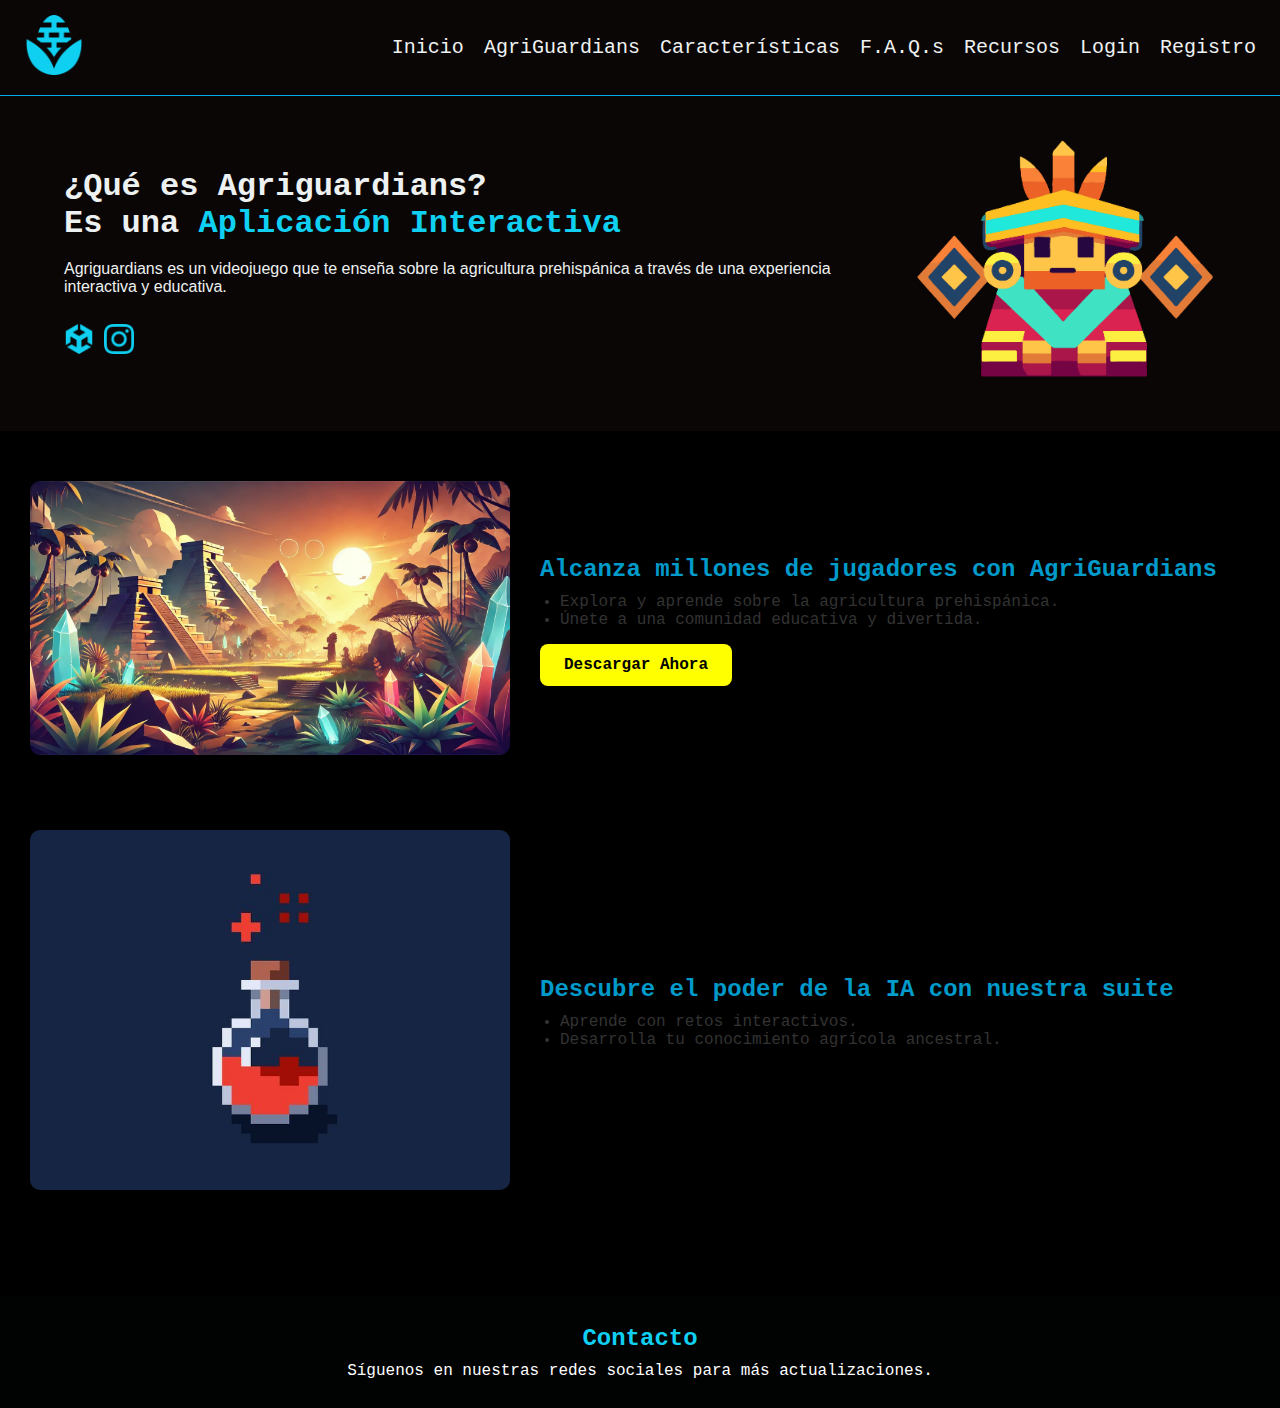
<file: index.html>
<!DOCTYPE html>
<html lang="es">
<head>
  <meta charset="UTF-8" />
  <meta name="viewport" content="width=device-width, initial-scale=1.0" />
  <title>Agriguardians - Estilo Prehispánico</title>
  <link rel="stylesheet" href="styles.css" />
</head>
<body>
  <header class="hero" id="back">
    <nav class="nav-menu">
      <div class="container-logo">
        <img src="./assets/icons/maiz.png" alt="Logo" />
      </div>
      <!-- Ícono hamburguesa -->
    <div class="menu-toggle" id="menu-toggle">
        ☰
      </div>

      <div class="container-navegation" id="nav-links">
        <ul>
          <li><a href="#inicio">Inicio</a></li>
          <li><a href="#agriguardians">AgriGuardians</a></li>
          <li><a href="#caracteristicas">Características</a></li>
          <li><a href="#faqs">F.A.Q.s</a></li>
          <li><a href="#recursos">Recursos</a></li>
          <li><a href="./login.html">Login</a></li>
          <li><a href="./register.html">Registro</a></li>
        </ul>
      </div>
    </nav>
  </header>

  <main>
    <section id="home" class="main-home">
      <div class="home-descript">
        <h3>¿Qué es Agriguardians?</h3>
        <h3>Es una <strong>Aplicación Interactiva</strong></h3>
        <br />
        <p>
          Agriguardians es un videojuego que te enseña sobre la agricultura
          prehispánica a través de una experiencia interactiva y educativa.
        </p>
        <br />
        <div class="descript-social">
          <a href="#"><img src="./assets/icons/unity.png" alt="Linkedin" /></a>
          <a href="#"><img src="./assets/icons/instagram.png" alt="Instagram" /></a>
        </div>
      </div>

      <div class="home-img">
        <img src="./assets/icons/macehual.png" alt="Macehual" />
      </div>
    </section>


    <section class="info-section">
        <div class="info-content">
          <div class="info-img">
            <img src="./assets/img/background.jpeg" alt="Descripción de la imagen" />
          </div>
          <div class="info-text">
            <h2>Alcanza millones de jugadores con AgriGuardians</h2>
            <ul>
              <li>Explora y aprende sobre la agricultura prehispánica.</li>
              <li>Únete a una comunidad educativa y divertida.</li>
            </ul>
            <a href="#" class="btn-download">Descargar Ahora</a>
          </div>
        </div>
      
        <div class="info-content reverse">
          <div class="info-text">
            <h2>Descubre el poder de la IA con nuestra suite</h2>
            <ul>
              <li>Aprende con retos interactivos.</li>
              <li>Desarrolla tu conocimiento agrícola ancestral.</li>
            </ul>
          </div>
          <div class="info-img">
            <img src="./assets/img/poss.jpg" alt="Descripción de la imagen" />
          </div>
        </div>
      </section>
      

  </main>

  <footer class="contact">
    <h2>Contacto</h2>
    <p>Síguenos en nuestras redes sociales para más actualizaciones.</p>
  </footer>
  <script>
    const toggle = document.getElementById('menu-toggle');
    const navLinks = document.getElementById('nav-links');
  
    toggle.addEventListener('click', () => {
      navLinks.classList.toggle('active');
    });
  </script>
  
</body>
</html>
</file>
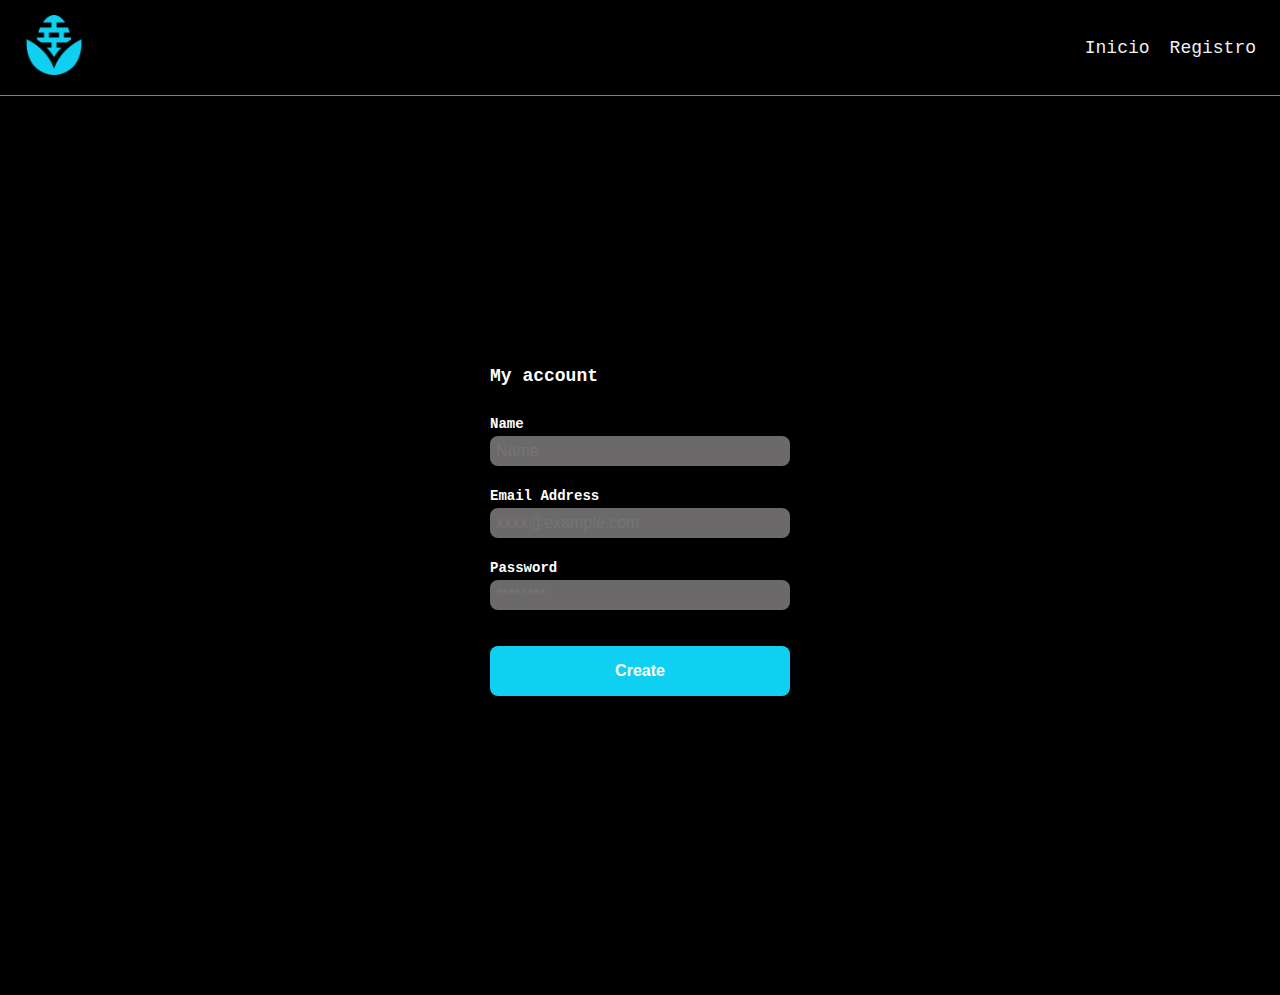
<file: cuenta.html>
<!DOCTYPE html>
<html lang="en">
<head>
    <meta charset="UTF-8">
    <meta name="viewport" content="width=device-width, initial-scale=1.0">
    <link rel="stylesheet" href="styles.css" />
    <link rel="stylesheet" href="./assets/css/cuenta.css">
    <title>Login</title>
</head>
<body>

    <header class="hero" id="back">
        <nav class="nav-menu">
          <div class="container-logo">
            <img src="./assets/icons/maiz.png" alt="Logo" />
          </div>
          <!-- Ícono hamburguesa -->
        <div class="menu-toggle" id="menu-toggle">
            ☰
          </div>
    
          <div class="container-navegation" id="nav-links">
            <ul>
              <li><a href="./index.html">Inicio</a></li>
              <li><a href="./register.html">Registro</a></li>
            </ul>
          </div>
        </nav>
      </header>
    
      <!-- Inicio de Sesión -->

    <!--Contenedor Principal-->
    
    <div class="login">
        <div class="form-container">
            <!-- <img src="./assets/logos/logo.png" alt="logo" class="logo"> -->

            <h1 class="title">My account</h1>

            <form action="/" class="form">
                <div>

                <label for="name" class="label">Name</label>
                <input type="text" id="name" placeholder="Name" class="input input-name">

                <label for="email" class="label">Email Address</label>
                <input type="text" id="email" placeholder="xxxx@example.com" class="input input-email">

                <label for="password" class="label">Password</label>
                <input type="password" id="password" placeholder="********" class="input input-password">

                </div>
                
                <!--Boton-->
                <input type="submit" value="Create" class="primary-button login-button">
                
            </form>
        </div>
    </div>


    <script>
        const toggle = document.getElementById('menu-toggle');
        const navLinks = document.getElementById('nav-links');
      
        toggle.addEventListener('click', () => {
          navLinks.classList.toggle('active');
        });
      </script>
</body>
</html>
</file>
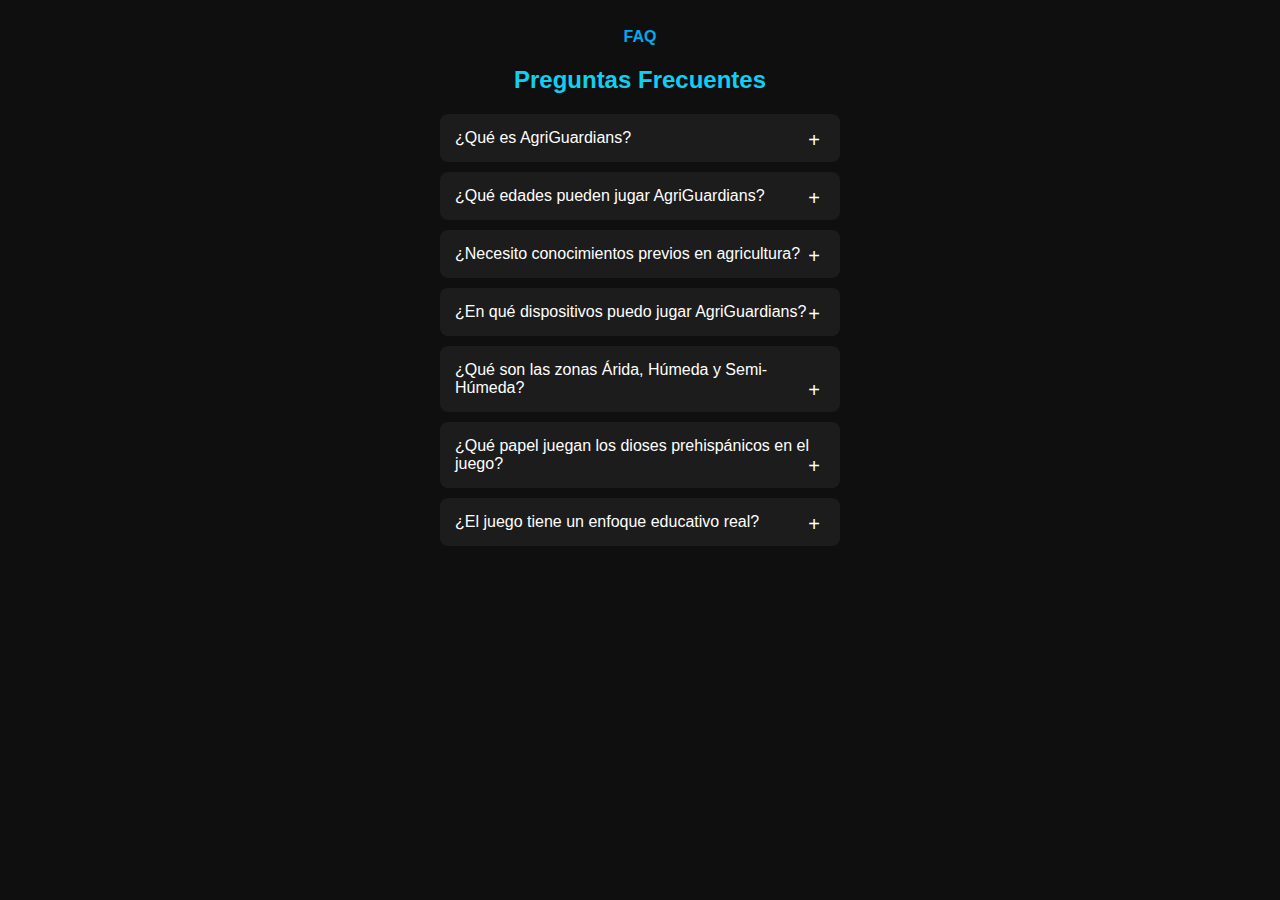
<file: faqs.html>
<!DOCTYPE html>
<html lang="es">
<head>
  <meta charset="UTF-8">
  <meta name="viewport" content="width=device-width, initial-scale=1.0">
  <title>FAQ</title>
  <style>
    body {
      background-color: #0f0f0f;
      color: white;
      font-family: sans-serif;
      padding: 20px;
    }

    h2 {
      text-align: center;
      color: #10d0f2;
    }

    .faq-section {
      max-width: 400px;
      margin: auto;
    }

    .faq-title {
      color: #00abf0;
      text-align: center;
      font-weight: bold;
      margin-bottom: 10px;
    }

    .faq-item {
      background-color: #1c1c1c;
      border-radius: 8px;
      margin: 10px 0;
      padding: 15px;
      cursor: pointer;
      position: relative;
    }

    .faq-item:hover {
      background-color: #2a2a2a;
    }

    .faq-item::after {
      content: '+';
      position: absolute;
      right: 20px;
      font-size: 20px;
    }

    .faq-answer {
      display: none;
      margin-top: 10px;
      color: #ccc;
    }

    .active .faq-answer {
      display: block;
    }

    .active::after {
      content: '-';
    }

    a {
      color: #aaf;
      text-decoration: underline;
    }
  </style>
</head>
<body>

  <div class="faq-section">
    <div class="faq-title">FAQ</div>
    <h2>Preguntas Frecuentes</h2>

    <div class="faq-item" onclick="toggleFAQ(this)">
      ¿Qué es AgriGuardians?
      <div class="faq-answer">
        Es un videojuego educativo interactivo que enseña técnicas de agricultura sostenible a través de una experiencia gamificada inspirada en culturas prehispánicas.
      </div>
    </div>

    <div class="faq-item" onclick="toggleFAQ(this)">
      ¿Qué edades pueden jugar AgriGuardians?
      <div class="faq-answer">
        Está diseñado principalmente para jóvenes de entre 12 y 21 años, aunque cualquier persona interesada puede jugarlo.
      </div>
    </div>

    <div class="faq-item" onclick="toggleFAQ(this)">
      ¿Necesito conocimientos previos en agricultura?
      <div class="faq-answer">
        No, el juego está diseñado para enseñarte desde lo más básico hasta técnicas más avanzadas según tu nivel.
    </div>
  </div>

  <div class="faq-item" onclick="toggleFAQ(this)">
    ¿En qué dispositivos puedo jugar AgriGuardians?
    <div class="faq-answer">
      Actualmente está disponible para computadoras con sistema Windows, y próximamente para Android.
    </div>
  </div>

  <div class="faq-item" onclick="toggleFAQ(this)">
    ¿Qué son las zonas Árida, Húmeda y Semi-Húmeda?
    <div class="faq-answer">
      Representan distintos entornos climáticos donde aprenderás técnicas agrícolas específicas adaptadas a cada uno.
    </div>
  </div>

  <div class="faq-item" onclick="toggleFAQ(this)">
    ¿Qué papel juegan los dioses prehispánicos en el juego?
    <div class="faq-answer">
      Actúan como guías temáticos que enseñan valores ecológicos y prácticas agrícolas ancestrales según la zona.
    </div>
  </div>

  <div class="faq-item" onclick="toggleFAQ(this)">
    ¿El juego tiene un enfoque educativo real?
    <div class="faq-answer">
      Sí, el contenido está basado en investigaciones sobre agricultura prehispánica y adaptado al contexto actual.
    </div>
  </div>

  <script>
    function toggleFAQ(element) {
      element.classList.toggle('active');
    }
  </script>

</body>
</html>
</file>
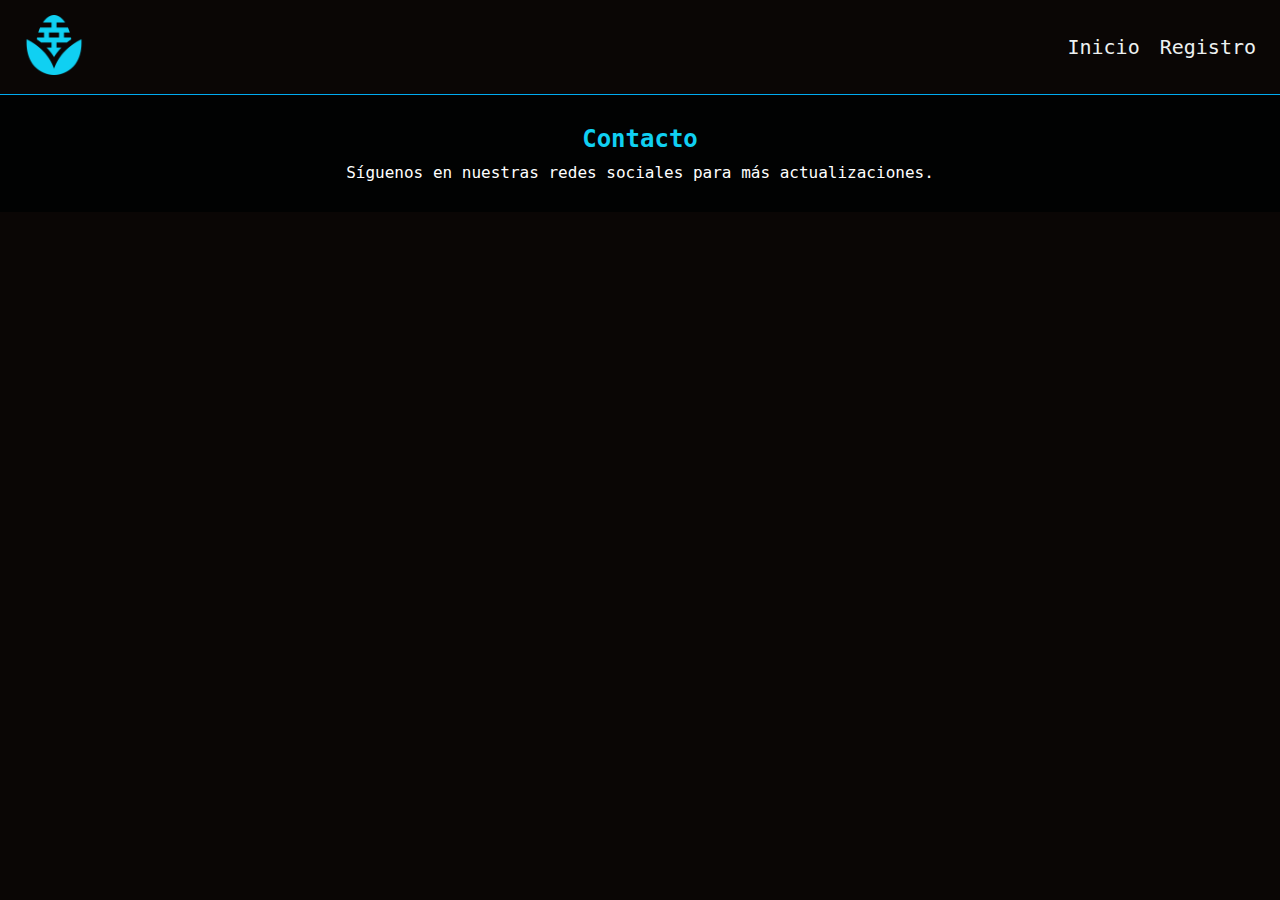
<file: login.html>
<!DOCTYPE html>
<html lang="es">
<head>
  <meta charset="UTF-8" />
  <meta name="viewport" content="width=device-width, initial-scale=1.0" />
  <title>Agriguardians - Estilo Prehispánico</title>
  <link rel="stylesheet" href="styles.css" />
</head>
<body>
  <header class="hero" id="back">
    <nav class="nav-menu">
      <div class="container-logo">
        <img src="./assets/icons/maiz.png" alt="Logo" />
      </div>
      <!-- Ícono hamburguesa -->
    <div class="menu-toggle" id="menu-toggle">
        ☰
      </div>

      <div class="container-navegation" id="nav-links">
        <ul>
          <li><a href="./index.html">Inicio</a></li>
          <li><a href="./register.html">Registro</a></li>
        </ul>
      </div>
    </nav>
  </header>

  <main>
    <section class="signup">
        <div class="container">
            <div class="signup-container">
                <div class="signup-form"></div>
                <div class="signup-image"></div>
            </div>
        </div>
    </section>

  </main>

  <footer class="contact">
    <h2>Contacto</h2>
    <p>Síguenos en nuestras redes sociales para más actualizaciones.</p>
  </footer>
  <script>
    const toggle = document.getElementById('menu-toggle');
    const navLinks = document.getElementById('nav-links');
  
    toggle.addEventListener('click', () => {
      navLinks.classList.toggle('active');
    });
  </script>
  
</body>
</html>
</file>
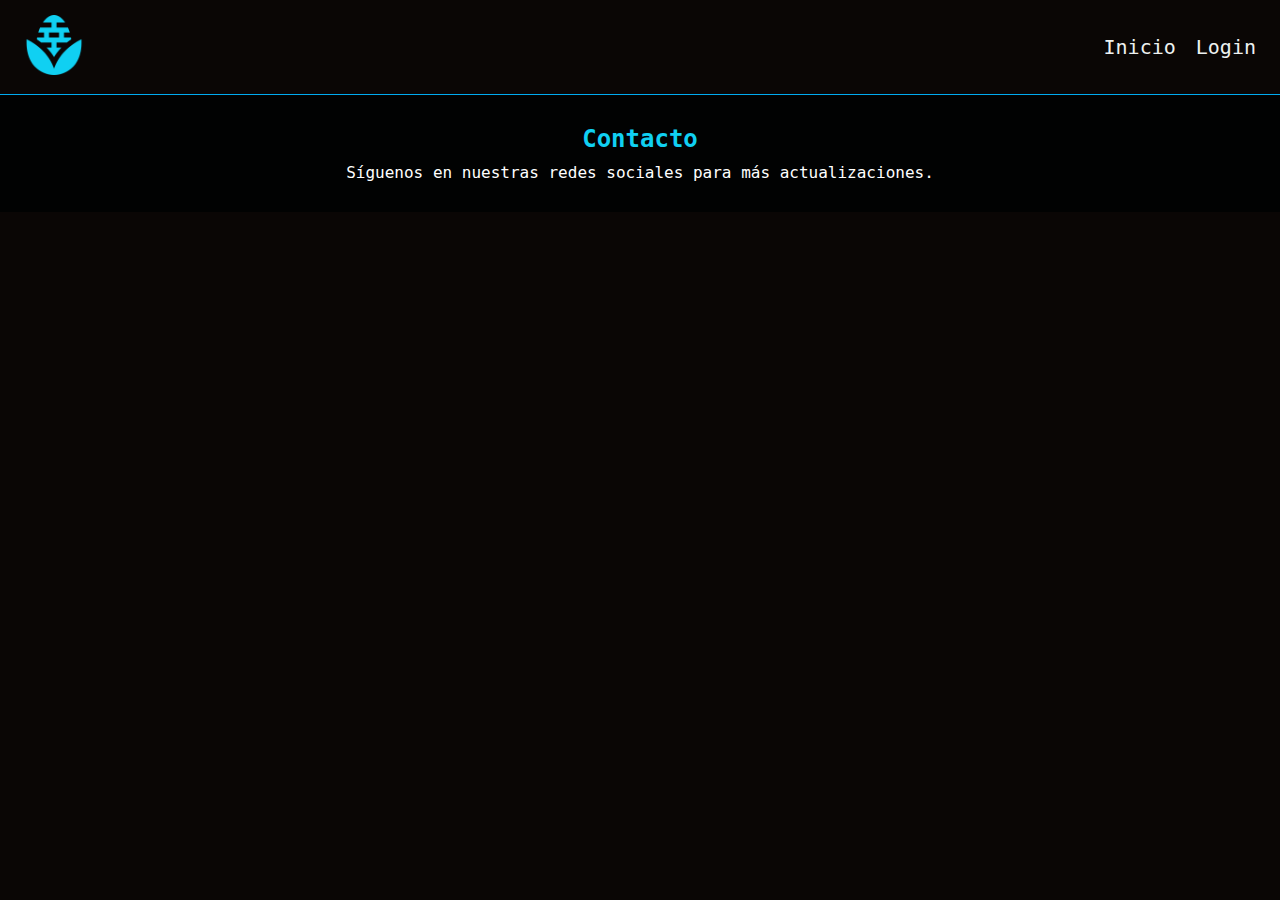
<file: register.html>
<!DOCTYPE html>
<html lang="es">
<head>
  <meta charset="UTF-8" />
  <meta name="viewport" content="width=device-width, initial-scale=1.0" />
  <title>Agriguardians - Estilo Prehispánico</title>
  <link rel="stylesheet" href="styles.css" />
</head>
<body>
  <header class="hero" id="back">
    <nav class="nav-menu">
      <div class="container-logo">
        <img src="./assets/icons/maiz.png" alt="Logo" />
      </div>
      <!-- Ícono hamburguesa -->
    <div class="menu-toggle" id="menu-toggle">
        ☰
      </div>

      <div class="container-navegation" id="nav-links">
        <ul>
          <li><a href="./index.html">Inicio</a></li>
          <li><a href="./login.html">Login</a></li>
        </ul>
      </div>
    </nav>
  </header>

  <main>
    

  </main>

  <footer class="contact">
    <h2>Contacto</h2>
    <p>Síguenos en nuestras redes sociales para más actualizaciones.</p>
  </footer>
  <script>
    const toggle = document.getElementById('menu-toggle');
    const navLinks = document.getElementById('nav-links');
  
    toggle.addEventListener('click', () => {
      navLinks.classList.toggle('active');
    });
  </script>
  
</body>
</html>
</file>
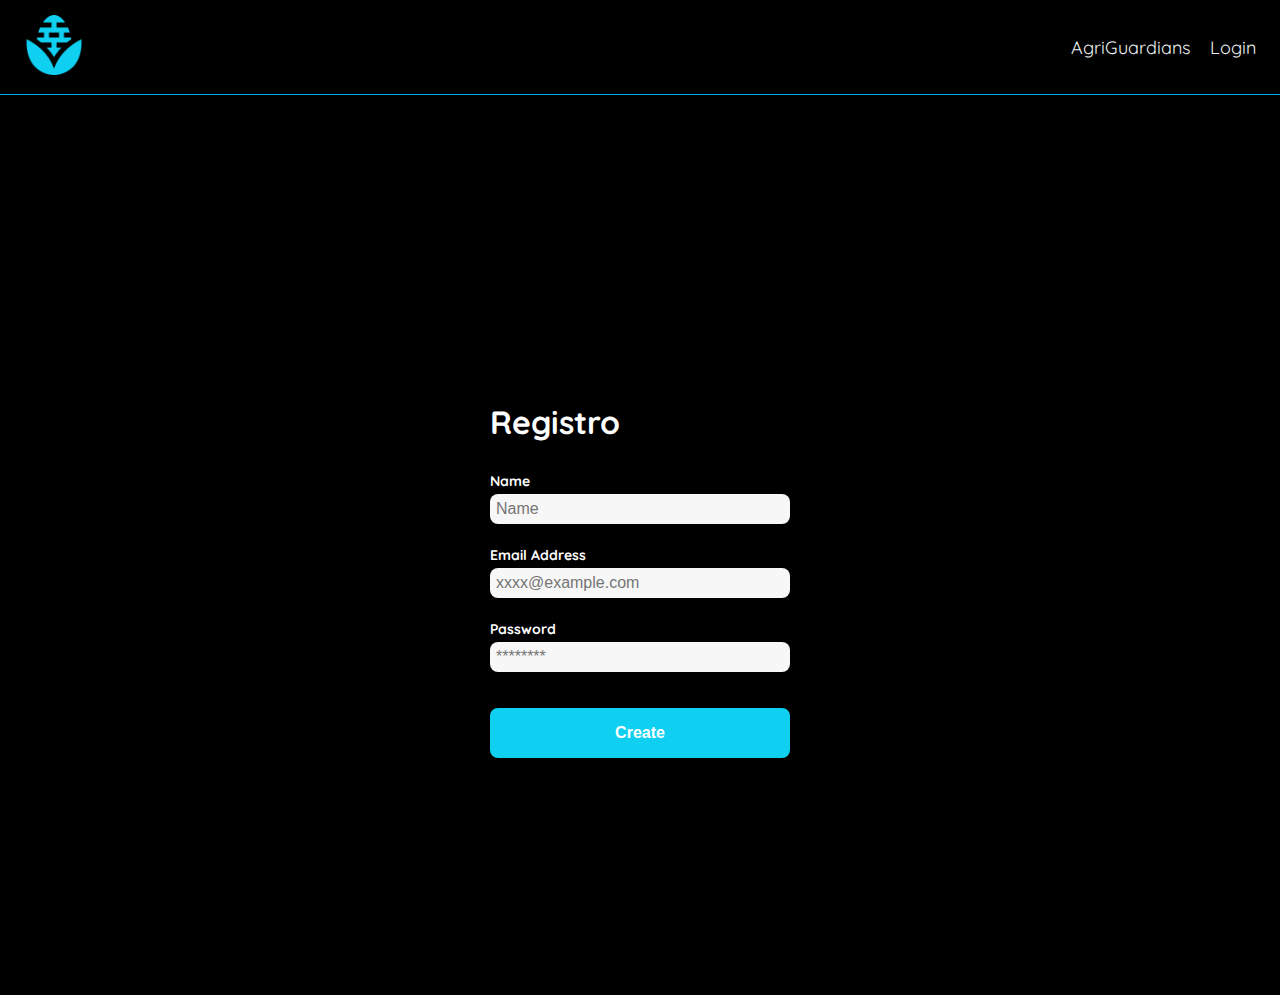
<file: registro.html>
<!DOCTYPE html>
<html lang="en">
<head>
    <meta charset="UTF-8">
    <meta name="viewport" content="width=device-width, initial-scale=1.0">
    <!--Start Links de Google Fonts-->
    <link rel="preconnect" href="https://fonts.googleapis.com">
    <link rel="preconnect" href="https://fonts.gstatic.com" crossorigin>
    <link href="https://fonts.googleapis.com/css2?family=Quicksand:wght@300;500;700&display=swap" rel="stylesheet">
    <!-- End Links de Google Fonts-->
    <link rel="stylesheet" href="styles.css" />
    <link rel="stylesheet" href="./assets/css/registro.css">
    <title>Registro</title>
</head>
<body>

    <header class="hero" id="back">
        <nav class="nav-menu">
          <div class="container-logo">
            <img src="./assets/icons/maiz.png" alt="Logo" />
          </div>
          <!-- Ícono hamburguesa -->
        <div class="menu-toggle" id="menu-toggle">
            ☰
          </div>
    
          <div class="container-navegation" id="nav-links">
            <ul>
              <li><a href="./index.html">AgriGuardians</a></li>
              <li><a href="./login.html">Login</a></li>
            </ul>
          </div>
        </nav>
      </header>
    
      <!-- Inicio de Sesión -->

    <!--Contenedor Principal-->
    
    <div class="login ">
        <div class="form-container registro-main">
            <!-- <img src="./assets/logos/logo.png" alt="logo" class="logo"> -->

            <h1 class="title">Registro</h1>

            <form action="/" class="form">
                <div>

                <label for="name" class="label">Name</label>
                <input type="text" id="name" placeholder="Name" class="input input-name">

                <label for="email" class="label">Email Address</label>
                <input type="text" id="email" placeholder="xxxx@example.com" class="input input-email">

                <label for="password" class="label">Password</label>
                <input type="password" id="password" placeholder="********" class="input input-password">

                </div>
                
                <!--Boton-->
                <input type="submit" value="Create" class="primary-button login-button">
                
            </form>
        </div>
    </div>


    <!--MENU-->
    <script src="./app.js"></script>
</body>
</html>
</file>
<file: styles.css>
:root {
    --white: #ffff;
    --black: #0a0605;
    --dark: #232830;
    --primary: #081b29;
    --title: #10d0f2;
    --text: #edf1f1;
    --secondary: #008287;
    --block: #00abf0;
    --sm: 14px;
    --md: 16px;
    --lg: 20px;
  }
  
  * {
    padding: 0;
    margin: 0;
    box-sizing: border-box;
  }
  
  body {
    background-color: var(--black);
    font-family: "M PLUS 1 Code", monospace;
  }
  
  /* ========== NAV MENU ========== */
  .nav-menu {
    display: flex;
    justify-content: space-between;
    align-items: center;
    padding: 15px 24px;
    border-bottom: 1px solid var(--block);
    position: relative;
  }
  
  .container-logo img {
    width: 60px;
    height: 60px;
  }
  
  .menu-toggle {
    display: none;
    font-size: 30px;
    color: var(--text);
    cursor: pointer;
  }
  
  .container-navegation ul {
    list-style: none;
    display: flex;
    gap: 20px;
    margin: 0;
    padding: 0;
  }
  
  .container-navegation ul li a {
    text-decoration: none;
    color: var(--text);
    font-size: var(--lg);
  }
  
  .container-navegation ul li a:hover {
    border: 1px solid var(--title);
    border-radius: 8px;
    padding: 6px;
    color: var(--title);
  }
  
  /* ========== HOME ========== */
  .main-home {
    display: flex;
    align-items: center;
    justify-content: center;
    padding: 40px 5vw;
    gap: 40px;
  }
  
  .home-img img {
    width: 300px;
    height: 250px;
    object-fit: cover;
  }
  
  .home-descript h3,
  .home-descript h1 {
    color: var(--text);
    font-size: 32px;
  }
  
  .home-descript strong {
    color: var(--title);
  }
  
  .home-descript p {
    color: var(--text);
    font-size: var(--md);
    font-family: "Lato", sans-serif;
  }
  
  .descript-social {
    margin-top: 10px;
  }
  
  .descript-social img {
    width: 30px;
    height: 30px;
    object-fit: cover;
  }

  /*============ INFO ============*/
  .info-section {
    padding: 40px 20px;
    background-color: #000000;
  }
  
  .info-content {
    display: flex;
    align-items: center;
    justify-content: space-between;
    margin-bottom: 50px;
    flex-wrap: wrap;
  }
  
  .info-content.reverse {
    flex-direction: row-reverse;
  }
  
  .info-img {
    flex: 1;
    max-width: 500px;
    padding: 10px;
  }
  
  .info-img img {
    width: 100%;
    border-radius: 10px;
  }
  
  .info-text {
    flex: 1;
    padding: 20px;
  }
  
  .info-text h2 {
    font-size: 24px;
    color: #009bca;
    margin-bottom: 10px;
  }
  
  .info-text ul {
    list-style: disc;
    padding-left: 20px;
    color: #333;
  }
  
  .btn-download {
    display: inline-block;
    margin-top: 15px;
    padding: 12px 24px;
    background-color: #ff0;
    color: #000;
    text-decoration: none;
    font-weight: bold;
    border-radius: 8px;
    transition: background 0.3s ease;
  }
  
  .btn-download:hover {
    background-color: #e5e500;
  }
  /*============ END INFO ============*/


  /*============ FOOTER ============*/
  footer.contact {
    padding: 30px;
    text-align: center;
    background-color: #010202;
    color: #ffffff;
  }
  
  footer.contact h2 {
    color: var(--title);
    margin-bottom: 10px;
  }
  /*============ END FOOTER ============*/
  
  /* ========== RESPONSIVE ========== */
  @media (max-width: 768px) {
    .main-home {
      flex-direction: column;
      text-align: center;
    }
  
    .home-img {
      display: none;
    }
  
    .menu-toggle {
      display: block;
    }
  
    .container-navegation {
      display: none;
      position: absolute;
      top: 70px;
      right: 0;
      background-color: var(--black);
      width: 100%;
      z-index: 99;
    }
  
    .container-navegation.active {
      display: block;
    }
  
    .container-navegation ul {
      flex-direction: column;
      align-items: flex-start;
      padding: 10px 20px;
    }
  
    .container-navegation ul li {
      margin: 10px 0;
    }


    /*============ INFO ============*/
    .info-content {
      flex-direction: column;
      text-align: center;
    }
  
    .info-content.reverse {
      flex-direction: column;
    }
  
    .info-img, .info-text {
      max-width: 100%;
    }
    /*============ END INFO ============*/
  }
</file>
<file: assets/css/cuenta.css>
:root{
    --white:#ffff;
    --black:#000000;
    --dark:#232830;
    --very-light-pink: #C7C7C7;
    --text-input-field: #6b6969;
    --hospital-green:#ACD9B2;
    --sm:14px;
    --md:16px;
    --lg:18px;
}

/*
body{
    margin: 0;
    font-family: 'Quicksand', sans-serif;
    background: #606364; 
} */

.login{
    width: 100%; /*Ocupa el 100% de la pantalla*/
    height: 100vh;/*view height*/
    display: grid; /*Grid para utilizar la propiedad place-items*/
    place-items: center;/*Centra el contenido tando vertical como horizontal, ocupando solo dos lineas*/
}

/*Seguir secuencia de la estructura html*/
.form-container{
    display: grid; /*Estructura de cuadrados*/
    grid-template-rows: auto 1fr auto; /*La parte superior tomara el espacio que desee (auto), 1fr tomara una fraccion para los inputs de password y auto para que sea el contenido que sobre*/
    width: 300px; /*Tendra un espacio de 300px*/
}

.logo{
    width: 150px; /*Hacerlo grande-YC -> 250*/
    /*Agrgarle margen, centrarlo */
    margin-bottom: 28px;/*Margen de abajo YC -> 28PX*/
    justify-self: center;/*Centrarlo en la grid que ya tenemos*/
    display: none; /*Para que desaparesca*/
}

.form{
    display: flex;
    flex-direction: column;    
}

.form a{
    color: #10D0F2;
    font-size: var(--sm);
    text-align: center;
    text-decoration: none;
    margin-bottom: 54px;
}
.title{
    font-size: var(--lg);
    margin-bottom: 30px;
    text-align: start;
    color: var(--white);
}
.form div{
    display: flex;
    flex-direction: column;
}

.label {
    font-size: var(--sm);
    font-weight: bold; /*Grosor de la fuente*/
    margin-bottom: 4px;
    color: var(--white);
}

.input{
    background-color: var(--text-input-field);
    border: none;
    border-radius: 8px;
    height: 30px;
    font-size: var(--md);
    padding: 6px;
    margin-bottom: 12px;
}
.input-name,
.input-email,
.input-password{
    margin-bottom: 22px;
} 
/*Sign Up*/
.input-email{
    margin-bottom: 22px;
}
/*Boton*/
.primary-button{
    background-color: #10D0F2;
    border-radius: 8px;
    border: none;
    color: var(--white);
    width: 100%;/*Sea del tamaño completo*/
    cursor: pointer;
    font-size: var(--md);
    font-weight: bold;
    height: 50px;
}
/*Boton de Sign Up*/
.secondary-button{
    background-color: var(--white);
    border-radius: 8px;
    border: 1px solid #10D0F2;
    color: #10D0F2;
    width: 100%;/*Sea del tamaño completo*/
    cursor: pointer;
    font-size: var(--md);
    font-weight: bold;
    height: 50px;
}
.login-button{
    margin-top: 14px;
    margin-bottom: 30px;
}
/*Los estilos de arriba, funcionarán para todas las medidas que sean grandes despues de la medida, que se agreguemos aqui
*/
@media (max-width: 640px){

    .form-container {
        height: 100%;
    }
    .form {
        height: 100%;
        justify-content: space-between; /**/
    }
    
    .login {
        margin-top: 55px;
        }
}
</file>
<file: assets/css/registro.css>
:root{
    --white:#ffff;
    --black:#000000;
    --dark:#232830;
    --very-light-pink: #C7C7C7;
    --text-input-field: #F7F7F7;
    --hospital-green:#ACD9B2;
    --sm:14px;
    --md:16px;
    --lg:18px;
}


body{
    margin: 0;
    font-family: 'Quicksand', sans-serif;
} 

.registro-main {
    margin-top: 100px;
}

.login{
    width: 100%; /*Ocupa el 100% de la pantalla*/
    height: 100vh;/*view height*/
    display: grid; /*Grid para utilizar la propiedad place-items*/
    place-items: center;/*Centra el contenido tando vertical como horizontal, ocupando solo dos lineas*/
}

/*Seguir secuencia de la estructura html*/
.form-container{
    display: grid; /*Estructura de cuadrados*/
    grid-template-rows: auto 1fr auto; /*La parte superior tomara el espacio que desee (auto), 1fr tomara una fraccion para los inputs de password y auto para que sea el contenido que sobre*/
    width: 300px; /*Tendra un espacio de 300px*/
}

.logo{
    width: 150px; /*Hacerlo grande-YC -> 250*/
    /*Agrgarle margen, centrarlo */
    margin-bottom: 28px;/*Margen de abajo YC -> 28PX*/
    justify-self: center;/*Centrarlo en la grid que ya tenemos*/
    display: none; /*Para que desaparesca*/
}

.form{
    display: flex;
    flex-direction: column;    
}

.form a{
    color: #10D0F2;
    font-size: var(--sm);
    text-align: center;
    text-decoration: none;
    margin-bottom: 54px;
}
.title{
    /* font-size: var(--lg); */
    margin-bottom: 30px;
    text-align: start;
    color: var(--white);
}
.form div{
    display: flex;
    flex-direction: column;
}

.label {
    font-size: var(--sm);
    font-weight: bold; /*Grosor de la fuente*/
    margin-bottom: 4px;
    color: var(--white);
}

.input{
    background-color: var(--text-input-field);
    border: none;
    border-radius: 8px;
    height: 30px;
    font-size: var(--md);
    padding: 6px;
    margin-bottom: 12px;
}
.input-name,
.input-email,
.input-password{
    margin-bottom: 22px;
} 
/*Sign Up*/
.input-email{
    margin-bottom: 22px;
}
/*Boton*/
.primary-button{
    background-color: #10D0F2;
    border-radius: 8px;
    border: none;
    color: var(--white);
    width: 100%;/*Sea del tamaño completo*/
    cursor: pointer;
    font-size: var(--md);
    font-weight: bold;
    height: 50px;
}
/*Boton de Sign Up*/
.secondary-button{
    background-color: var(--white);
    border-radius: 8px;
    border: 1px solid #10D0F2;
    color: #10D0F2;
    width: 100%;/*Sea del tamaño completo*/
    cursor: pointer;
    font-size: var(--md);
    font-weight: bold;
    height: 50px;
}
.login-button{
    margin-top: 14px;
    margin-bottom: 30px;
}
/*Los estilos de arriba, funcionarán para todas las medidas que sean grandes despues de la medida, que se agreguemos aqui
*/
@media (max-width: 640px){

    .form-container {
        height: 100%;
    }
    .form {
        height: 100%;
        justify-content: space-between; /**/
    }
    
    .login {
        margin-top: 55px;
        }
}
</file>
